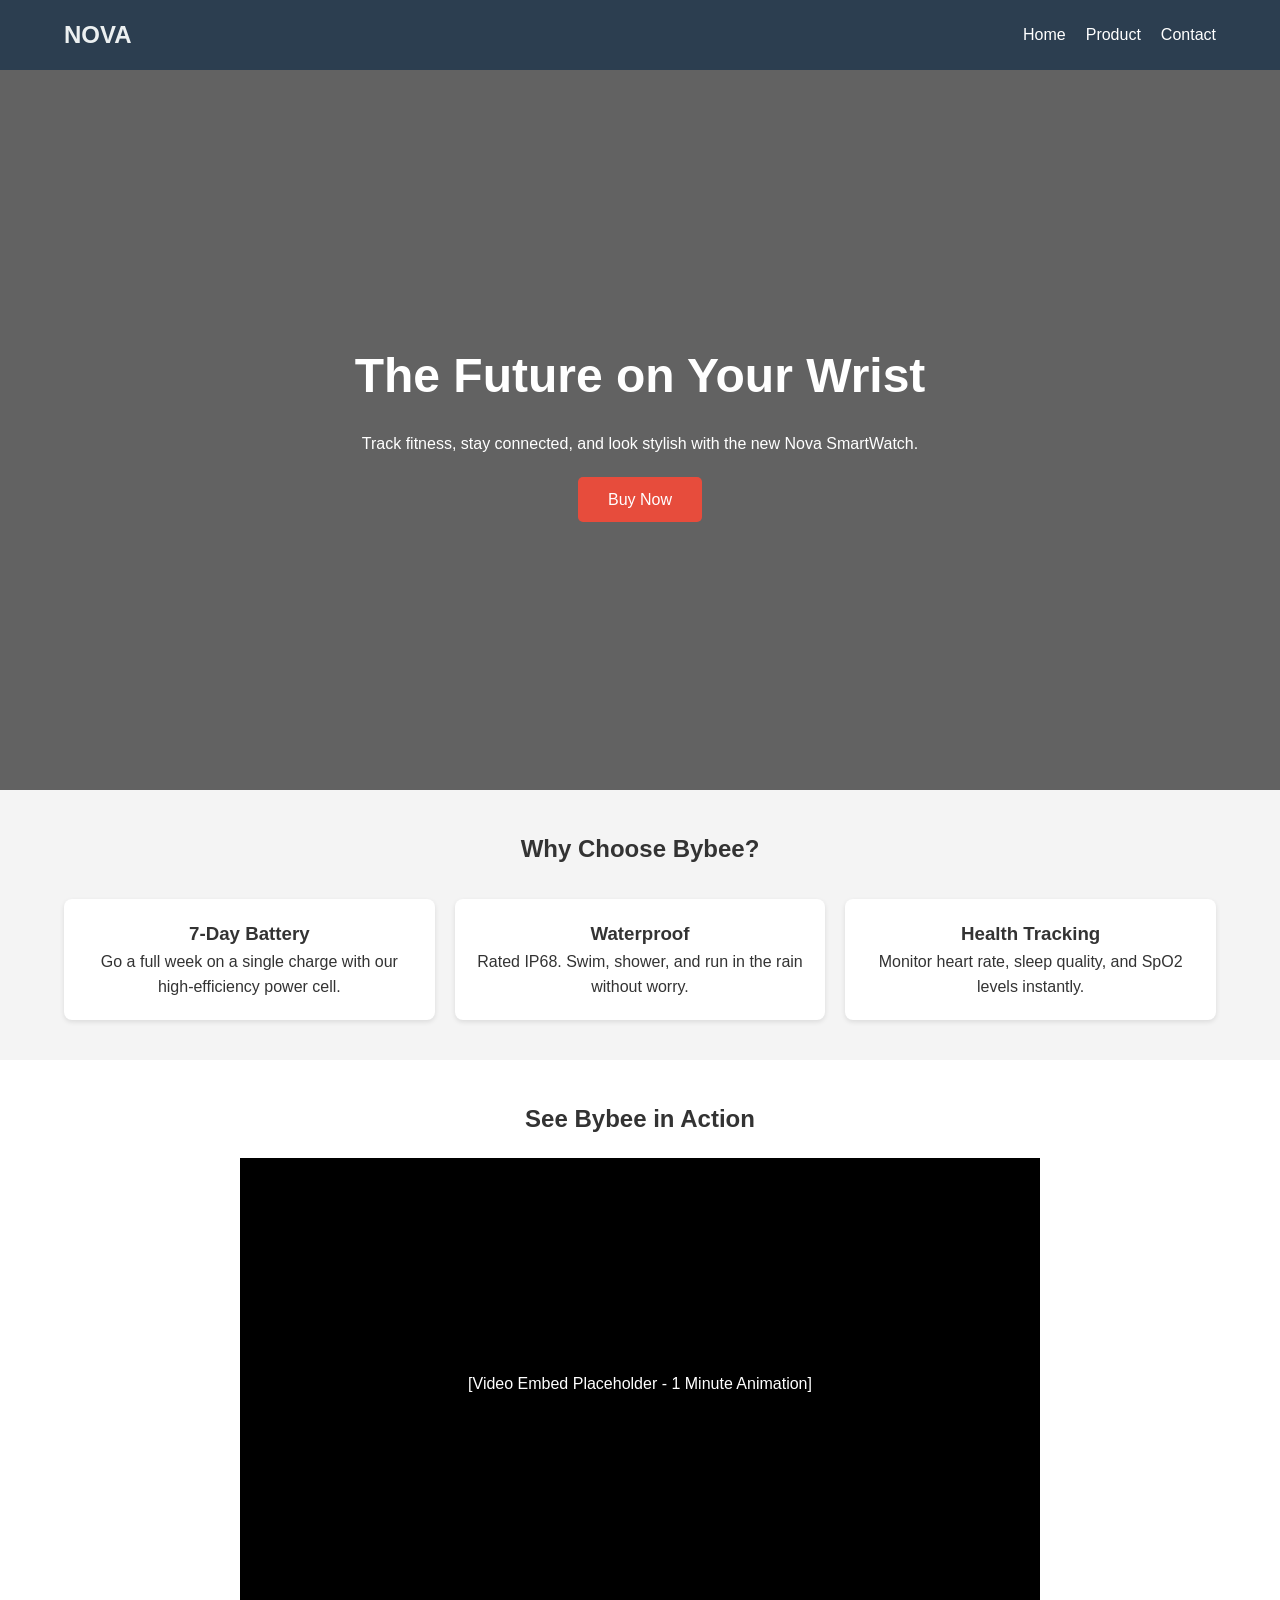
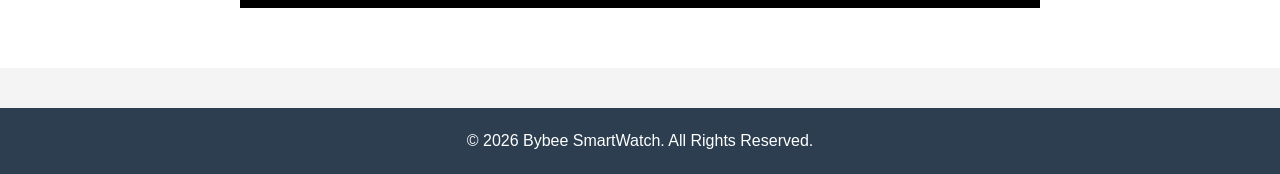
<file: index.html>
<!DOCTYPE html>
<html lang="en">
<head>
    <meta charset="UTF-8">
    <meta name="viewport" content="width=device-width, initial-scale=1.0">
    <title>Nova SmartWatch | Home</title>
    <link rel="stylesheet" href="style.css">
</head>
<body>

    <header>
        <nav>
            <a href="index.html" class="logo">NOVA</a>
            <ul class="nav-links">
                <li><a href="index.html">Home</a></li>
                <li><a href="product.html">Product</a></li>
                <li><a href="contact.html">Contact</a></li>
            </ul>
        </nav>
    </header>

    <section class="hero">
        <h1>The Future on Your Wrist</h1>
        <p>Track fitness, stay connected, and look stylish with the new Nova SmartWatch.</p>
        <a href="product.html" class="btn">Buy Now</a>
    </section>

    <section class="container">
        <h2 style="text-align: center; margin-bottom: 30px;">Why Choose Bybee?</h2>
        <div class="features">
            <div class="feature-card">
                <h3>7-Day Battery</h3>
                <p>Go a full week on a single charge with our high-efficiency power cell.</p>
            </div>
            <div class="feature-card">
                <h3>Waterproof</h3>
                <p>Rated IP68. Swim, shower, and run in the rain without worry.</p>
            </div>
            <div class="feature-card">
                <h3>Health Tracking</h3>
                <p>Monitor heart rate, sleep quality, and SpO2 levels instantly.</p>
            </div>
        </div>
    </section>

    <section class="video-section">
        <h2>See Bybee in Action</h2>
        <div class="video-placeholder">
            <p>[Video Embed Placeholder - 1 Minute Animation]</p>
        </div>
    </section>

    <footer>
        <p>&copy; 2026 Bybee SmartWatch. All Rights Reserved.</p>
    </footer>

</body>
</html>
</file>
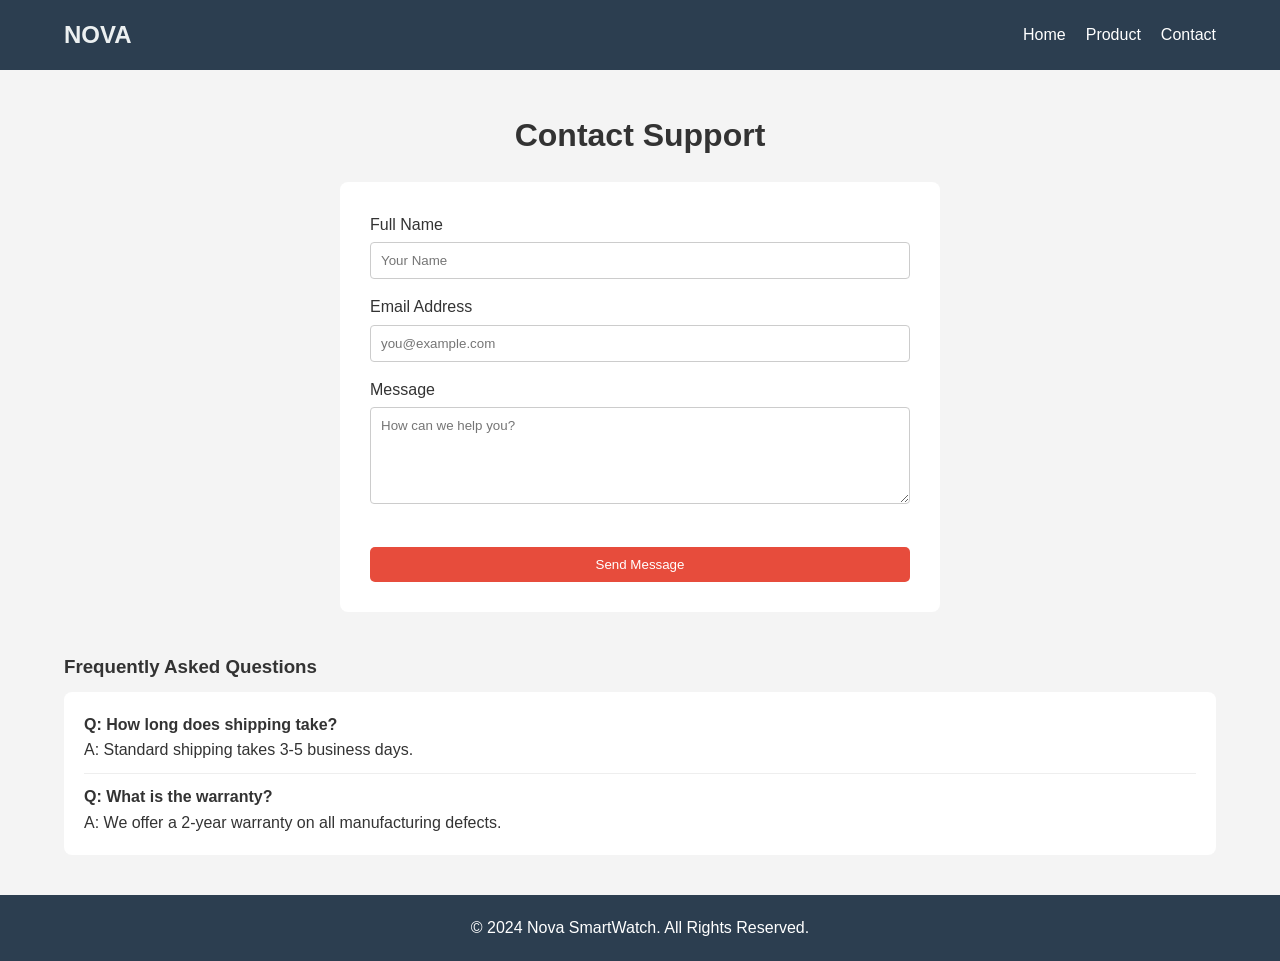
<file: contact.html>
<!DOCTYPE html>
<html lang="en">
<head>
    <meta charset="UTF-8">
    <meta name="viewport" content="width=device-width, initial-scale=1.0">
    <title>Nova SmartWatch | Contact Us</title>
    <link rel="stylesheet" href="style.css">
</head>
<body>

    <header>
        <nav>
            <a href="index.html" class="logo">NOVA</a>
            <ul class="nav-links">
                <li><a href="index.html">Home</a></li>
                <li><a href="product.html">Product</a></li>
                <li><a href="contact.html">Contact</a></li>
            </ul>
        </nav>
    </header>

    <div class="container">
        <h1 style="text-align: center; margin-bottom: 20px;">Contact Support</h1>
        
        <div class="contact-form">
            <form>
                <div class="form-group">
                    <label for="name">Full Name</label>
                    <input type="text" id="name" placeholder="Your Name">
                </div>
                <div class="form-group">
                    <label for="email">Email Address</label>
                    <input type="email" id="email" placeholder="you@example.com">
                </div>
                <div class="form-group">
                    <label for="message">Message</label>
                    <textarea id="message" rows="5" placeholder="How can we help you?"></textarea>
                </div>
                <button type="submit" class="btn" style="width: 100%; border: none; cursor: pointer;">Send Message</button>
            </form>
        </div>
    </div>

    <div class="container">
        <h3>Frequently Asked Questions</h3>
        <div style="background: white; padding: 20px; margin-top: 10px; border-radius: 8px;">
            <p><strong>Q: How long does shipping take?</strong><br>A: Standard shipping takes 3-5 business days.</p>
            <hr style="margin: 10px 0; border: 0; border-top: 1px solid #eee;">
            <p><strong>Q: What is the warranty?</strong><br>A: We offer a 2-year warranty on all manufacturing defects.</p>
        </div>
    </div>

    <footer>
        <p>&copy; 2024 Nova SmartWatch. All Rights Reserved.</p>
    </footer>

</body>
</html>
</file>
<file: style.css>
/* General Reset */
* {
    margin: 0;
    padding: 0;
    box-sizing: border-box;
    font-family: 'Segoe UI', Tahoma, Geneva, Verdana, sans-serif;
}

body {
    line-height: 1.6;
    color: #333;
    background-color: #f4f4f4;
}

/* Navigation Bar */
header {
    background: #2c3e50;
    color: #fff;
    padding: 1rem 0;
    position: sticky;
    top: 0;
    z-index: 1000;
}

nav {
    display: flex;
    justify-content: space-between;
    align-items: center;
    width: 90%;
    max-width: 1200px;
    margin: 0 auto;
}

.logo {
    font-size: 1.5rem;
    font-weight: bold;
    color: #ecf0f1;
    text-decoration: none;
}

.nav-links {
    list-style: none;
    display: flex;
}

.nav-links li {
    margin-left: 20px;
}

.nav-links a {
    color: #fff;
    text-decoration: none;
    font-weight: 500;
    transition: color 0.3s;
}

.nav-links a:hover {
    color: #e74c3c;
}

/* Hero Section */
.hero {
    background: linear-gradient(rgba(0,0,0,0.6), rgba(0,0,0,0.6)), url('https://via.placeholder.com/1920x600/2c3e50/ffffff?text=Hero+Image+Banner');
    background-size: cover;
    background-position: center;
    height: 80vh;
    display: flex;
    flex-direction: column;
    justify-content: center;
    align-items: center;
    text-align: center;
    color: #fff;
    padding: 0 20px;
}

.hero h1 {
    font-size: 3rem;
    margin-bottom: 1rem;
}

.btn {
    display: inline-block;
    background: #e74c3c;
    color: #fff;
    padding: 10px 30px;
    text-decoration: none;
    border-radius: 5px;
    margin-top: 20px;
    transition: background 0.3s;
}

.btn:hover {
    background: #c0392b;
}

/* Container for standard sections */
.container {
    width: 90%;
    max-width: 1200px;
    margin: 40px auto;
}

/* Features Grid */
.features {
    display: grid;
    grid-template-columns: repeat(auto-fit, minmax(300px, 1fr));
    gap: 20px;
    text-align: center;
}

.feature-card {
    background: #fff;
    padding: 20px;
    border-radius: 8px;
    box-shadow: 0 2px 5px rgba(0,0,0,0.1);
}

/* Video Section */
.video-section {
    text-align: center;
    background: #fff;
    padding: 40px 0;
}

.video-placeholder {
    width: 100%;
    max-width: 800px;
    height: 450px;
    background: #000;
    margin: 20px auto;
    display: flex;
    justify-content: center;
    align-items: center;
    color: #fff;
}

/* Product Page Specifics */
.product-layout {
    display: flex;
    flex-wrap: wrap;
    gap: 40px;
    background: #fff;
    padding: 40px;
    border-radius: 8px;
}

.product-image img {
    width: 100%;
    max-width: 500px;
    border-radius: 8px;
}

.product-details {
    flex: 1;
}

.price {
    font-size: 1.5rem;
    color: #e74c3c;
    margin: 10px 0;
}

.old-price {
    text-decoration: line-through;
    color: #7f8c8d;
    font-size: 1rem;
    margin-right: 10px;
}

table {
    width: 100%;
    border-collapse: collapse;
    margin: 20px 0;
}

table td, table th {
    border: 1px solid #ddd;
    padding: 8px;
}

/* Contact Page Specifics */
.contact-form {
    background: #fff;
    padding: 30px;
    max-width: 600px;
    margin: 0 auto;
    border-radius: 8px;
}

.form-group {
    margin-bottom: 15px;
}

.form-group label {
    display: block;
    margin-bottom: 5px;
}

.form-group input, .form-group textarea {
    width: 100%;
    padding: 10px;
    border: 1px solid #ccc;
    border-radius: 4px;
}

/* Footer */
footer {
    background: #2c3e50;
    color: #fff;
    text-align: center;
    padding: 20px 0;
    margin-top: 40px;
}
</file>
